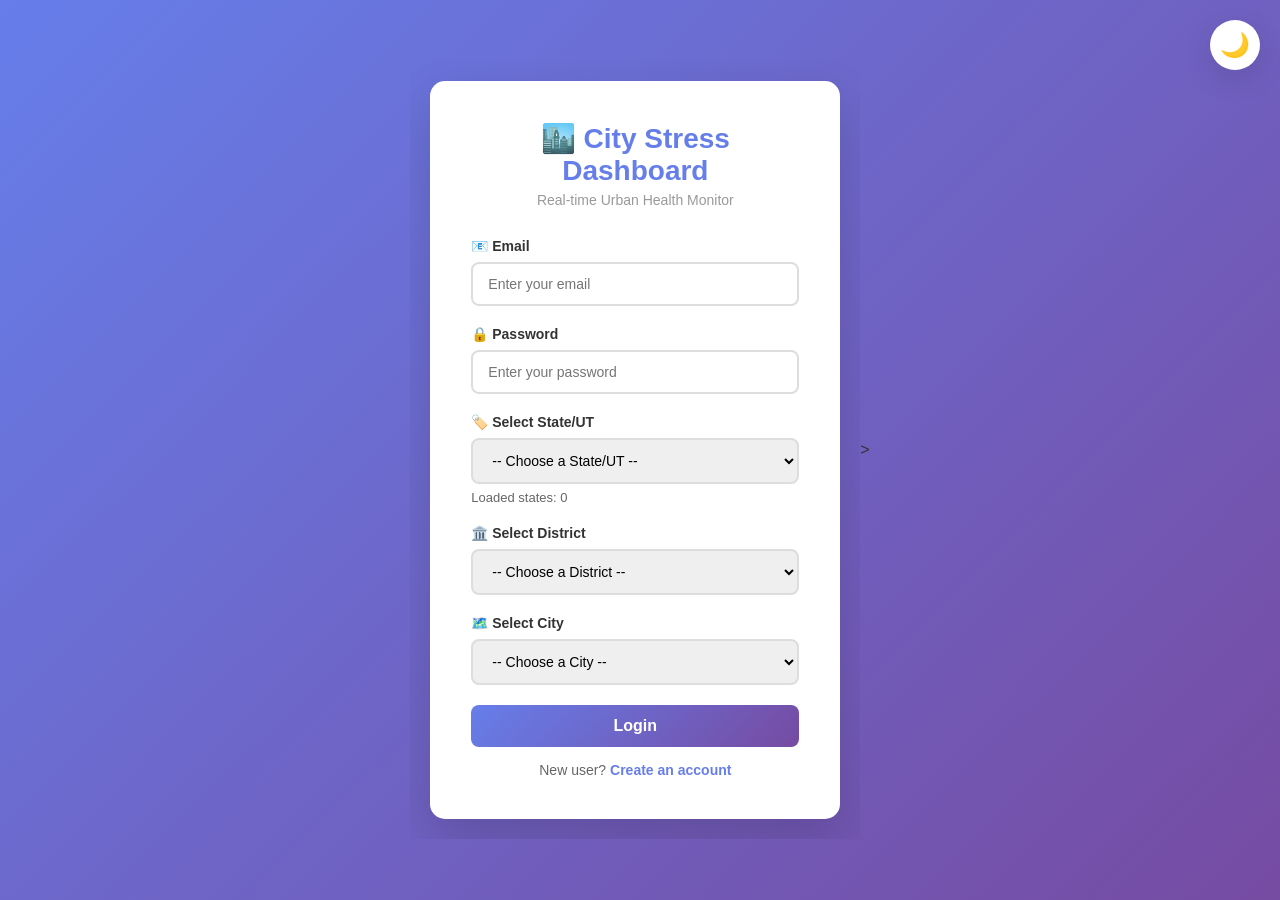
<file: index.html>
<!DOCTYPE html>
<html lang="en">
<head>
  <meta charset="UTF-8">
    <meta name="viewport" content="width=device-width, initial-scale=1.0">
      <title>City Stress Dashboard - Login</title>
        <link rel="stylesheet" href="style.css">
        </head>
        <body class="login-page">
          <!-- Dark mode toggle -->
            <button class="theme-toggle" id="themeToggle" title="Toggle dark mode">🌙</button>
              <div class="login-container">
                  <div class="login-box">
                        <div class="login-header">
                                <h1>🏙️ City Stress Dashboard</h1>
                                        <p>Real-time Urban Health Monitor</p>
                                              </div>
                                              
                                                    <div id="backendError" style="display:none; background:#fee; padding:12px; border-radius:6px; margin-bottom:20px; color:#c33; border:1px solid #fcc; font-size:12px;">
                                                            <strong>⚠️ Backend Connection Failed</strong><br/>
                                                                    <div id="errorDetail" style="margin-top:8px; font-size:11px;"></div>
                                                                            <button type="button" id="testBackendBtn" style="margin-top:8px; padding:6px 12px; background:#667eea; color:white; border:none; border-radius:4px; cursor:pointer; font-size:11px;">Test Backend Connection</button>
                                                                                  </div>
                                                                                  
                                                                                        <form id="loginForm">
                                                                                                <div class="form-group">
                                                                                                          <label for="email">📧 Email</label>
                                                                                                                    <input type="email" id="email" placeholder="Enter your email" required>
                                                                                                                              <span class="error-msg" id="emailError"></span>
                                                                                                                                      </div>
                                                                                                                                      
                                                                                                                                              <div class="form-group">
                                                                                                                                                        <label for="password">🔒 Password</label>
                                                                                                                                                                  <input type="password" id="password" placeholder="Enter your password" required>
                                                                                                                                                                            <span class="error-msg" id="passwordError"></span>
                                                                                                                                                                                    </div>
                                                                                                                                                                                    
                                                                                                                                                                                            <div class="form-group">
                                                                                                                                                                                                      <label for="state">🏷️ Select State/UT</label>
                                                                                                                                                                                                                <select id="state" required>
                                                                                                                                                                                                                            <option value="">-- Choose a State/UT --</option>
                                                                                                                                                                                                                                      </select>
                                                                                                                                                                                                                                                <div style="margin-top:6px;font-size:13px;color:#666;">Loaded states: <span id="stateCount">0</span></div>
                                                                                                                                                                                                                                                        </div>
                                                                                                                                                                                                                                                        
                                                                                                                                                                                                                                                                <div class="form-group">
                                                                                                                                                                                                                                                                          <label for="district">🏛️ Select District</label>
                                                                                                                                                                                                                                                                                    <select id="district" required>
                                                                                                                                                                                                                                                                                                <option value="">-- Choose a District --</option>
                                                                                                                                                                                                                                                                                                          </select>
                                                                                                                                                                                                                                                                                                                  </div>
                                                                                                                                                                                                                                                                                                                  
                                                                                                                                                                                                                                                                                                                          <div class="form-group">
                                                                                                                                                                                                                                                                                                                                    <label for="city">🗺️ Select City</label>
                                                                                                                                                                                                                                                                                                                                              <select id="city" required>
                                                                                                                                                                                                                                                                                                                                                          <option value="">-- Choose a City --</option>
                                                                                                                                                                                                                                                                                                                                                                    </select>
                                                                                                                                                                                                                                                                                                                                                                            </div>
                                                                                                                                                                                                                                                                                                                                                                            
                                                                                                                                                                                                                                                                                                                                                                                    <button type="submit" class="login-btn">Login</button>
                                                                                                                                                                                                                                                                                                                                                                                          </form>
                                                                                                                                                                                                                                                                                                                                                                                          
                                                                                                                                                                                                                                                                                                                                                                                                <p class="signup-link">New user? <a href="#signup">Create an account</a></p>
                                                                                                                                                                                                                                                                                                                                                                                                    </div>
                                                                                                                                                                                                                                                                                                                                                                                                      </div>
                                                                                                                                                                                                                                                                                                                                                                                                      
                                                                                                                                                                                                                                                                                                                                                                                                        <!-- load maps and location manager early so other scripts can use them -->
                                                                                                                                                                                                                                                                                                                                                                                                          <script src="data.js"></script>
                                                                                                                                                                                                                                                                                                                                                                                                            <script src="locationManager.js"></script>
                                                                                                                                                                                                                                                                                                                                                                                                              <script src="apiService.js"></script>
                                                                                                                                                                                                                                                                                                                                                                                                                <script>
                                                                                                                                                                                                                                                                                                                                                                                                                    // ====== DARK MODE TOGGLE ======
                                                                                                                                                                                                                                                                                                                                                                                                                        const themeToggle = document.getElementById('themeToggle');
                                                                                                                                                                                                                                                                                                                                                                                                                            const savedTheme = localStorage.getItem('theme') || 'light';
                                                                                                                                                                                                                                                                                                                                                                                                                                
                                                                                                                                                                                                                                                                                                                                                                                                                                    if (savedTheme === 'dark') {
                                                                                                                                                                                                                                                                                                                                                                                                                                          document.body.classList.add('dark-mode');
                                                                                                                                                                                                                                                                                                                                                                                                                                                themeToggle.textContent = '☀️';
                                                                                                                                                                                                                                                                                                                                                                                                                                                    }
                                                                                                                                                                                                                                                                                                                                                                                                                                                        
                                                                                                                                                                                                                                                                                                                                                                                                                                                            themeToggle.addEventListener('click', function() {
                                                                                                                                                                                                                                                                                                                                                                                                                                                                  document.body.classList.toggle('dark-mode');
                                                                                                                                                                                                                                                                                                                                                                                                                                                                        const isDark = document.body.classList.contains('dark-mode');
                                                                                                                                                                                                                                                                                                                                                                                                                                                                              localStorage.setItem('theme', isDark ? 'dark' : 'light');
                                                                                                                                                                                                                                                                                                                                                                                                                                                                                    themeToggle.textContent = isDark ? '☀️' : '🌙';
                                                                                                                                                                                                                                                                                                                                                                                                                                                                                        });
                                                                                                                                                                                                                                                                                                                                                                                                                                                                                        
                                                                                                                                                                                                                                                                                                                                                                                                                                                                                            // Test backend connection with timeout and retry
                                                                                                                                                                                                                                                                                                                                                                                                                                                                                                async function testBackendConnection(retries = 3) {
                                                                                                                                                                                                                                                                                                                                                                                                                                                                                                      let lastError = null;
                                                                                                                                                                                                                                                                                                                                                                                                                                                                                                            
                                                                                                                                                                                                                                                                                                                                                                                                                                                                                                                  for (let attempt = 1; attempt <= retries; attempt++) {
                                                                                                                                                                                                                                                                                                                                                                                                                                                                                                                          try {
                                                                                                                                                                                                                                                                                                                                                                                                                                                                                                                                    console.log(`[TEST] Attempt ${attempt}/${retries} - Checking backend health...`);
                                                                                                                                                                                                                                                                                                                                                                                                                                                                                                                                              
                                                                                                                                                                                                                                                                                                                                                                                                                                                                                                                                                        const controller = new AbortController();
                                                                                                                                                                                                                                                                                                                                                                                                                                                                                                                                                                  const timeout = setTimeout(() => controller.abort(), 5000); // 5 second timeout
                                                                                                                                                                                                                                                                                                                                                                                                                                                                                                                                                                            
                                                                                                                                                                                                                                                                                                                                                                                                                                                                                                                                                                                      const response = await fetch('http://localhost:5000/api/health', {
                                                                                                                                                                                                                                                                                                                                                                                                                                                                                                                                                                                                  signal: controller.signal,
                                                                                                                                                                                                                                                                                                                                                                                                                                                                                                                                                                                                              method: 'GET'
                                                                                                                                                                                                                                                                                                                                                                                                                                                                                                                                                                                                                        });
                                                                                                                                                                                                                                                                                                                                                                                                                                                                                                                                                                                                                                  
                                                                                                                                                                                                                                                                                                                                                                                                                                                                                                                                                                                                                                            clearTimeout(timeout);
                                                                                                                                                                                                                                                                                                                                                                                                                                                                                                                                                                                                                                                      
                                                                                                                                                                                                                                                                                                                                                                                                                                                                                                                                                                                                                                                                if (!response.ok) {
                                                                                                                                                                                                                                                                                                                                                                                                                                                                                                                                                                                                                                                                            throw new Error(`HTTP ${response.status}`);
                                                                                                                                                                                                                                                                                                                                                                                                                                                                                                                                                                                                                                                                                      }
                                                                                                                                                                                                                                                                                                                                                                                                                                                                                                                                                                                                                                                                                                
                                                                                                                                                                                                                                                                                                                                                                                                                                                                                                                                                                                                                                                                                                          const data = await response.json();
                                                                                                                                                                                                                                                                                                                                                                                                                                                                                                                                                                                                                                                                                                                    console.log('[TEST] Health check response:', data);
                                                                                                                                                                                                                                                                                                                                                                                                                                                                                                                                                                                                                                                                                                                              return { ok: true, data };
                                                                                                                                                                                                                                                                                                                                                                                                                                                                                                                                                                                                                                                                                                                                      } catch (error) {
                                                                                                                                                                                                                                                                                                                                                                                                                                                                                                                                                                                                                                                                                                                                                lastError = error;
                                                                                                                                                                                                                                                                                                                                                                                                                                                                                                                                                                                                                                                                                                                                                          console.error(`[TEST] Attempt ${attempt} failed:`, error.message);
                                                                                                                                                                                                                                                                                                                                                                                                                                                                                                                                                                                                                                                                                                                                                                    
                                                                                                                                                                                                                                                                                                                                                                                                                                                                                                                                                                                                                                                                                                                                                                              if (attempt < retries) {
                                                                                                                                                                                                                                                                                                                                                                                                                                                                                                                                                                                                                                                                                                                                                                                          // Wait before retrying
                                                                                                                                                                                                                                                                                                                                                                                                                                                                                                                                                                                                                                                                                                                                                                                                      await new Promise(resolve => setTimeout(resolve, 1000));
                                                                                                                                                                                                                                                                                                                                                                                                                                                                                                                                                                                                                                                                                                                                                                                                                }
                                                                                                                                                                                                                                                                                                                                                                                                                                                                                                                                                                                                                                                                                                                                                                                                                        }
                                                                                                                                                                                                                                                                                                                                                                                                                                                                                                                                                                                                                                                                                                                                                                                                                              }
                                                                                                                                                                                                                                                                                                                                                                                                                                                                                                                                                                                                                                                                                                                                                                                                                                    
                                                                                                                                                                                                                                                                                                                                                                                                                                                                                                                                                                                                                                                                                                                                                                                                                                          console.error('[TEST] All attempts failed:', lastError);
                                                                                                                                                                                                                                                                                                                                                                                                                                                                                                                                                                                                                                                                                                                                                                                                                                                return { ok: false, error: lastError.message };
                                                                                                                                                                                                                                                                                                                                                                                                                                                                                                                                                                                                                                                                                                                                                                                                                                                    }
                                                                                                                                                                                                                                                                                                                                                                                                                                                                                                                                                                                                                                                                                                                                                                                                                                                    
                                                                                                                                                                                                                                                                                                                                                                                                                                                                                                                                                                                                                                                                                                                                                                                                                                                        // wait for DOM and backend maps before wiring selectors
                                                                                                                                                                                                                                                                                                                                                                                                                                                                                                                                                                                                                                                                                                                                                                                                                                                            document.addEventListener('DOMContentLoaded', async () => {
                                                                                                                                                                                                                                                                                                                                                                                                                                                                                                                                                                                                                                                                                                                                                                                                                                                                  const backendError = document.getElementById('backendError');
                                                                                                                                                                                                                                                                                                                                                                                                                                                                                                                                                                                                                                                                                                                                                                                                                                                                        const errorDetail = document.getElementById('errorDetail');
                                                                                                                                                                                                                                                                                                                                                                                                                                                                                                                                                                                                                                                                                                                                                                                                                                                                              const testBtn = document.getElementById('testBackendBtn');
                                                                                                                                                                                                                                                                                                                                                                                                                                                                                                                                                                                                                                                                                                                                                                                                                                                                              
                                                                                                                                                                                                                                                                                                                                                                                                                                                                                                                                                                                                                                                                                                                                                                                                                                                                                    // Check if we're being served from file:// (which blocks fetch)
                                                                                                                                                                                                                                                                                                                                                                                                                                                                                                                                                                                                                                                                                                                                                                                                                                                                                          const isFileProtocol = window.location.protocol === 'file:';
                                                                                                                                                                                                                                                                                                                                                                                                                                                                                                                                                                                                                                                                                                                                                                                                                                                                                                if (isFileProtocol) {
                                                                                                                                                                                                                                                                                                                                                                                                                                                                                                                                                                                                                                                                                                                                                                                                                                                                                                        errorDetail.innerHTML = `⚠️ You're opening the file directly (file://...).<br/><br/>
                                                                                                                                                                                                                                                                                                                                                                                                                                                                                                                                                                                                                                                                                                                                                                                                                                                                                                                  <strong>Solution:</strong> Open using a local server instead:<br/>
                                                                                                                                                                                                                                                                                                                                                                                                                                                                                                                                                                                                                                                                                                                                                                                                                                                                                                                            <code style="background:#f0f0f0; padding:2px 4px; border-radius:2px; display:block; margin:8px 0;">python -m http.server 8000</code>
                                                                                                                                                                                                                                                                                                                                                                                                                                                                                                                                                                                                                                                                                                                                                                                                                                                                                                                                      Then open: <code style="background:#f0f0f0; padding:2px 4px; border-radius:2px;">http://localhost:8000/index.html</code>`;
                                                                                                                                                                                                                                                                                                                                                                                                                                                                                                                                                                                                                                                                                                                                                                                                                                                                                                                                              backendError.style.display = 'block';
                                                                                                                                                                                                                                                                                                                                                                                                                                                                                                                                                                                                                                                                                                                                                                                                                                                                                                                                                      return;
                                                                                                                                                                                                                                                                                                                                                                                                                                                                                                                                                                                                                                                                                                                                                                                                                                                                                                                                                            }
                                                                                                                                                                                                                                                                                                                                                                                                                                                                                                                                                                                                                                                                                                                                                                                                                                                                                                                                                            
                                                                                                                                                                                                                                                                                                                                                                                                                                                                                                                                                                                                                                                                                                                                                                                                                                                                                                                                                                  // Test backend first (with retries)
                                                                                                                                                                                                                                                                                                                                                                                                                                                                                                                                                                                                                                                                                                                                                                                                                                                                                                                                                                        console.log('[Init] Testing backend connection with retries...');
                                                                                                                                                                                                                                                                                                                                                                                                                                                                                                                                                                                                                                                                                                                                                                                                                                                                                                                                                                              const healthCheck = await testBackendConnection(3);
                                                                                                                                                                                                                                                                                                                                                                                                                                                                                                                                                                                                                                                                                                                                                                                                                                                                                                                                                                              
                                                                                                                                                                                                                                                                                                                                                                                                                                                                                                                                                                                                                                                                                                                                                                                                                                                                                                                                                                                    if (!healthCheck.ok) {
                                                                                                                                                                                                                                                                                                                                                                                                                                                                                                                                                                                                                                                                                                                                                                                                                                                                                                                                                                                            console.error('[Init] Backend is not available, using local data.js');
                                                                                                                                                                                                                                                                                                                                                                                                                                                                                                                                                                                                                                                                                                                                                                                                                                                                                                                                                                                                    // Don't show error - just use local data instead
                                                                                                                                                                                                                                                                                                                                                                                                                                                                                                                                                                                                                                                                                                                                                                                                                                                                                                                                                                                                          }
                                                                                                                                                                                                                                                                                                                                                                                                                                                                                                                                                                                                                                                                                                                                                                                                                                                                                                                                                                                                          
                                                                                                                                                                                                                                                                                                                                                                                                                                                                                                                                                                                                                                                                                                                                                                                                                                                                                                                                                                                                                // Load maps - will use backend if available, else fall back to local data
                                                                                                                                                                                                                                                                                                                                                                                                                                                                                                                                                                                                                                                                                                                                                                                                                                                                                                                                                                                                                      try {
                                                                                                                                                                                                                                                                                                                                                                                                                                                                                                                                                                                                                                                                                                                                                                                                                                                                                                                                                                                                                              console.log('[Init] Loading location maps...');
                                                                                                                                                                                                                                                                                                                                                                                                                                                                                                                                                                                                                                                                                                                                                                                                                                                                                                                                                                                                                                      console.log('[Init] window.stateDistrictMap available?', !!window.stateDistrictMap);
                                                                                                                                                                                                                                                                                                                                                                                                                                                                                                                                                                                                                                                                                                                                                                                                                                                                                                                                                                                                                                              console.log('[Init] window.stateDistrictMap keys:', window.stateDistrictMap ? Object.keys(window.stateDistrictMap).length : 0);
                                                                                                                                                                                                                                                                                                                                                                                                                                                                                                                                                                                                                                                                                                                                                                                                                                                                                                                                                                                                                                                      
                                                                                                                                                                                                                                                                                                                                                                                                                                                                                                                                                                                                                                                                                                                                                                                                                                                                                                                                                                                                                                                              await LocationManager.initializeMaps();
                                                                                                                                                                                                                                                                                                                                                                                                                                                                                                                                                                                                                                                                                                                                                                                                                                                                                                                                                                                                                                                                      
                                                                                                                                                                                                                                                                                                                                                                                                                                                                                                                                                                                                                                                                                                                                                                                                                                                                                                                                                                                                                                                                              console.log('[Init] Maps loaded successfully');
                                                                                                                                                                                                                                                                                                                                                                                                                                                                                                                                                                                                                                                                                                                                                                                                                                                                                                                                                                                                                                                                                      
                                                                                                                                                                                                                                                                                                                                                                                                                                                                                                                                                                                                                                                                                                                                                                                                                                                                                                                                                                                                                                                                                              // wire selectors using shared controller after maps are ready
                                                                                                                                                                                                                                                                                                                                                                                                                                                                                                                                                                                                                                                                                                                                                                                                                                                                                                                                                                                                                                                                                                      LocationManager.populateSelectors({
                                                                                                                                                                                                                                                                                                                                                                                                                                                                                                                                                                                                                                                                                                                                                                                                                                                                                                                                                                                                                                                                                                                stateId: 'state',
                                                                                                                                                                                                                                                                                                                                                                                                                                                                                                                                                                                                                                                                                                                                                                                                                                                                                                                                                                                                                                                                                                                          districtId: 'district',
                                                                                                                                                                                                                                                                                                                                                                                                                                                                                                                                                                                                                                                                                                                                                                                                                                                                                                                                                                                                                                                                                                                                    cityId: 'city',
                                                                                                                                                                                                                                                                                                                                                                                                                                                                                                                                                                                                                                                                                                                                                                                                                                                                                                                                                                                                                                                                                                                                              countId: 'stateCount'
                                                                                                                                                                                                                                                                                                                                                                                                                                                                                                                                                                                                                                                                                                                                                                                                                                                                                                                                                                                                                                                                                                                                                      });
                                                                                                                                                                                                                                                                                                                                                                                                                                                                                                                                                                                                                                                                                                                                                                                                                                                                                                                                                                                                                                                                                                                                                              
                                                                                                                                                                                                                                                                                                                                                                                                                                                                                                                                                                                                                                                                                                                                                                                                                                                                                                                                                                                                                                                                                                                                                                      console.log('[Init] Selectors populated');
                                                                                                                                                                                                                                                                                                                                                                                                                                                                                                                                                                                                                                                                                                                                                                                                                                                                                                                                                                                                                                                                                                                                                                              const finalCount = document.getElementById('stateCount').textContent;
                                                                                                                                                                                                                                                                                                                                                                                                                                                                                                                                                                                                                                                                                                                                                                                                                                                                                                                                                                                                                                                                                                                                                                                      console.log('[Init] Final state count displayed:', finalCount);
                                                                                                                                                                                                                                                                                                                                                                                                                                                                                                                                                                                                                                                                                                                                                                                                                                                                                                                                                                                                                                                                                                                                                                                            } catch (error) {
                                                                                                                                                                                                                                                                                                                                                                                                                                                                                                                                                                                                                                                                                                                                                                                                                                                                                                                                                                                                                                                                                                                                                                                                    console.error('[Init] Failed to load location maps:', error);
                                                                                                                                                                                                                                                                                                                                                                                                                                                                                                                                                                                                                                                                                                                                                                                                                                                                                                                                                                                                                                                                                                                                                                                                            errorDetail.innerHTML = `❌ Cannot load location data!<br/>
                                                                                                                                                                                                                                                                                                                                                                                                                                                                                                                                                                                                                                                                                                                                                                                                                                                                                                                                                                                                                                                                                                                                                                                                                      Error: ${error.message}<br/>
                                                                                                                                                                                                                                                                                                                                                                                                                                                                                                                                                                                                                                                                                                                                                                                                                                                                                                                                                                                                                                                                                                                                                                                                                                <strong>Debug:</strong> Check F12 → Console`;
                                                                                                                                                                                                                                                                                                                                                                                                                                                                                                                                                                                                                                                                                                                                                                                                                                                                                                                                                                                                                                                                                                                                                                                                                                        backendError.style.display = 'block';
                                                                                                                                                                                                                                                                                                                                                                                                                                                                                                                                                                                                                                                                                                                                                                                                                                                                                                                                                                                                                                                                                                                                                                                                                                              }
                                                                                                                                                                                                                                                                                                                                                                                                                                                                                                                                                                                                                                                                                                                                                                                                                                                                                                                                                                                                                                                                                                                                                                                                                                              
                                                                                                                                                                                                                                                                                                                                                                                                                                                                                                                                                                                                                                                                                                                                                                                                                                                                                                                                                                                                                                                                                                                                                                                                                                                    // Test backend button handler
                                                                                                                                                                                                                                                                                                                                                                                                                                                                                                                                                                                                                                                                                                                                                                                                                                                                                                                                                                                                                                                                                                                                                                                                                                                          testBtn.addEventListener('click', async function(e) {
                                                                                                                                                                                                                                                                                                                                                                                                                                                                                                                                                                                                                                                                                                                                                                                                                                                                                                                                                                                                                                                                                                                                                                                                                                                                  e.preventDefault();
                                                                                                                                                                                                                                                                                                                                                                                                                                                                                                                                                                                                                                                                                                                                                                                                                                                                                                                                                                                                                                                                                                                                                                                                                                                                          testBtn.disabled = true;
                                                                                                                                                                                                                                                                                                                                                                                                                                                                                                                                                                                                                                                                                                                                                                                                                                                                                                                                                                                                                                                                                                                                                                                                                                                                                  testBtn.textContent = 'Testing...';
                                                                                                                                                                                                                                                                                                                                                                                                                                                                                                                                                                                                                                                                                                                                                                                                                                                                                                                                                                                                                                                                                                                                                                                                                                                                                          
                                                                                                                                                                                                                                                                                                                                                                                                                                                                                                                                                                                                                                                                                                                                                                                                                                                                                                                                                                                                                                                                                                                                                                                                                                                                                                  const health = await testBackendConnection(3);
                                                                                                                                                                                                                                                                                                                                                                                                                                                                                                                                                                                                                                                                                                                                                                                                                                                                                                                                                                                                                                                                                                                                                                                                                                                                                                          if (health.ok) {
                                                                                                                                                                                                                                                                                                                                                                                                                                                                                                                                                                                                                                                                                                                                                                                                                                                                                                                                                                                                                                                                                                                                                                                                                                                                                                                    errorDetail.innerHTML = `✅ Backend is responding!<br/>Service: ${health.data.service}<br/><br/>Reload the page to load location data.`;
                                                                                                                                                                                                                                                                                                                                                                                                                                                                                                                                                                                                                                                                                                                                                                                                                                                                                                                                                                                                                                                                                                                                                                                                                                                                                                                              testBtn.textContent = 'Backend OK - Reload Page';
                                                                                                                                                                                                                                                                                                                                                                                                                                                                                                                                                                                                                                                                                                                                                                                                                                                                                                                                                                                                                                                                                                                                                                                                                                                                                                                                      } else {
                                                                                                                                                                                                                                                                                                                                                                                                                                                                                                                                                                                                                                                                                                                                                                                                                                                                                                                                                                                                                                                                                                                                                                                                                                                                                                                                                errorDetail.innerHTML = `❌ Still cannot reach backend.<br/>Error: ${health.error}`;
                                                                                                                                                                                                                                                                                                                                                                                                                                                                                                                                                                                                                                                                                                                                                                                                                                                                                                                                                                                                                                                                                                                                                                                                                                                                                                                                                          testBtn.textContent = 'Test Again';
                                                                                                                                                                                                                                                                                                                                                                                                                                                                                                                                                                                                                                                                                                                                                                                                                                                                                                                                                                                                                                                                                                                                                                                                                                                                                                                                                                    testBtn.disabled = false;
                                                                                                                                                                                                                                                                                                                                                                                                                                                                                                                                                                                                                                                                                                                                                                                                                                                                                                                                                                                                                                                                                                                                                                                                                                                                                                                                                                            }
                                                                                                                                                                                                                                                                                                                                                                                                                                                                                                                                                                                                                                                                                                                                                                                                                                                                                                                                                                                                                                                                                                                                                                                                                                                                                                                                                                                  });
                                                                                                                                                                                                                                                                                                                                                                                                                                                                                                                                                                                                                                                                                                                                                                                                                                                                                                                                                                                                                                                                                                                                                                                                                                                                                                                                                                                  
                                                                                                                                                                                                                                                                                                                                                                                                                                                                                                                                                                                                                                                                                                                                                                                                                                                                                                                                                                                                                                                                                                                                                                                                                                                                                                                                                                                        document.getElementById('loginForm').addEventListener('submit', function(e) {
                                                                                                                                                                                                                                                                                                                                                                                                                                                                                                                                                                                                                                                                                                                                                                                                                                                                                                                                                                                                                                                                                                                                                                                                                                                                                                                                                                                                e.preventDefault();
                                                                                                                                                                                                                                                                                                                                                                                                                                                                                                                                                                                                                                                                                                                                                                                                                                                                                                                                                                                                                                                                                                                                                                                                                                                                                                                                                                                                
                                                                                                                                                                                                                                                                                                                                                                                                                                                                                                                                                                                                                                                                                                                                                                                                                                                                                                                                                                                                                                                                                                                                                                                                                                                                                                                                                                                                        const email = document.getElementById('email').value;
                                                                                                                                                                                                                                                                                                                                                                                                                                                                                                                                                                                                                                                                                                                                                                                                                                                                                                                                                                                                                                                                                                                                                                                                                                                                                                                                                                                                                const password = document.getElementById('password').value;
                                                                                                                                                                                                                                                                                                                                                                                                                                                                                                                                                                                                                                                                                                                                                                                                                                                                                                                                                                                                                                                                                                                                                                                                                                                                                                                                                                                                                        const state = document.getElementById('state').value;
                                                                                                                                                                                                                                                                                                                                                                                                                                                                                                                                                                                                                                                                                                                                                                                                                                                                                                                                                                                                                                                                                                                                                                                                                                                                                                                                                                                                                                const district = document.getElementById('district').value;
                                                                                                                                                                                                                                                                                                                                                                                                                                                                                                                                                                                                                                                                                                                                                                                                                                                                                                                                                                                                                                                                                                                                                                                                                                                                                                                                                                                                                                        const city = document.getElementById('city').value;
                                                                                                                                                                                                                                                                                                                                                                                                                                                                                                                                                                                                                                                                                                                                                                                                                                                                                                                                                                                                                                                                                                                                                                                                                                                                                                                                                                                                                                        
                                                                                                                                                                                                                                                                                                                                                                                                                                                                                                                                                                                                                                                                                                                                                                                                                                                                                                                                                                                                                                                                                                                                                                                                                                                                                                                                                                                                                                                // Simple UI validation
                                                                                                                                                                                                                                                                                                                                                                                                                                                                                                                                                                                                                                                                                                                                                                                                                                                                                                                                                                                                                                                                                                                                                                                                                                                                                                                                                                                                                                                        if (!email.includes('@')) {
                                                                                                                                                                                                                                                                                                                                                                                                                                                                                                                                                                                                                                                                                                                                                                                                                                                                                                                                                                                                                                                                                                                                                                                                                                                                                                                                                                                                                                                                  document.getElementById('emailError').textContent = 'Please enter a valid email';
                                                                                                                                                                                                                                                                                                                                                                                                                                                                                                                                                                                                                                                                                                                                                                                                                                                                                                                                                                                                                                                                                                                                                                                                                                                                                                                                                                                                                                                                            return;
                                                                                                                                                                                                                                                                                                                                                                                                                                                                                                                                                                                                                                                                                                                                                                                                                                                                                                                                                                                                                                                                                                                                                                                                                                                                                                                                                                                                                                                                                    }
                                                                                                                                                                                                                                                                                                                                                                                                                                                                                                                                                                                                                                                                                                                                                                                                                                                                                                                                                                                                                                                                                                                                                                                                                                                                                                                                                                                                                                                                                            if (password.length < 6) {
                                                                                                                                                                                                                                                                                                                                                                                                                                                                                                                                                                                                                                                                                                                                                                                                                                                                                                                                                                                                                                                                                                                                                                                                                                                                                                                                                                                                                                                                                                      document.getElementById('passwordError').textContent = 'Password must be at least 6 characters';
                                                                                                                                                                                                                                                                                                                                                                                                                                                                                                                                                                                                                                                                                                                                                                                                                                                                                                                                                                                                                                                                                                                                                                                                                                                                                                                                                                                                                                                                                                                return;
                                                                                                                                                                                                                                                                                                                                                                                                                                                                                                                                                                                                                                                                                                                                                                                                                                                                                                                                                                                                                                                                                                                                                                                                                                                                                                                                                                                                                                                                                                                        }
                                                                                                                                                                                                                                                                                                                                                                                                                                                                                                                                                                                                                                                                                                                                                                                                                                                                                                                                                                                                                                                                                                                                                                                                                                                                                                                                                                                                                                                                                                                        
                                                                                                                                                                                                                                                                                                                                                                                                                                                                                                                                                                                                                                                                                                                                                                                                                                                                                                                                                                                                                                                                                                                                                                                                                                                                                                                                                                                                                                                                                                                                const user = { email, state, district, city };
                                                                                                                                                                                                                                                                                                                                                                                                                                                                                                                                                                                                                                                                                                                                                                                                                                                                                                                                                                                                                                                                                                                                                                                                                                                                                                                                                                                                                                                                                                                                        if (!LocationManager.validateUser(user)) {
                                                                                                                                                                                                                                                                                                                                                                                                                                                                                                                                                                                                                                                                                                                                                                                                                                                                                                                                                                                                                                                                                                                                                                                                                                                                                                                                                                                                                                                                                                                                                  alert('Please choose a valid state, district and city combination.');
                                                                                                                                                                                                                                                                                                                                                                                                                                                                                                                                                                                                                                                                                                                                                                                                                                                                                                                                                                                                                                                                                                                                                                                                                                                                                                                                                                                                                                                                                                                                                            return;
                                                                                                                                                                                                                                                                                                                                                                                                                                                                                                                                                                                                                                                                                                                                                                                                                                                                                                                                                                                                                                                                                                                                                                                                                                                                                                                                                                                                                                                                                                                                                                    }
                                                                                                                                                                                                                                                                                                                                                                                                                                                                                                                                                                                                                                                                                                                                                                                                                                                                                                                                                                                                                                                                                                                                                                                                                                                                                                                                                                                                                                                                                                                                                                    
                                                                                                                                                                                                                                                                                                                                                                                                                                                                                                                                                                                                                                                                                                                                                                                                                                                                                                                                                                                                                                                                                                                                                                                                                                                                                                                                                                                                                                                                                                                                                                            // Store and continue
                                                                                                                                                                                                                                                                                                                                                                                                                                                                                                                                                                                                                                                                                                                                                                                                                                                                                                                                                                                                                                                                                                                                                                                                                                                                                                                                                                                                                                                                                                                                                                                    LocationManager.saveUser(user);
                                                                                                                                                                                                                                                                                                                                                                                                                                                                                                                                                                                                                                                                                                                                                                                                                                                                                                                                                                                                                                                                                                                                                                                                                                                                                                                                                                                                                                                                                                                                                                                            window.location.href = 'home.html';
                                                                                                                                                                                                                                                                                                                                                                                                                                                                                                                                                                                                                                                                                                                                                                                                                                                                                                                                                                                                                                                                                                                                                                                                                                                                                                                                                                                                                                                                                                                                                                                                  });
                                                                                                                                                                                                                                                                                                                                                                                                                                                                                                                                                                                                                                                                                                                                                                                                                                                                                                                                                                                                                                                                                                                                                                                                                                                                                                                                                                                                                                                                                                                                                                                                      });
                                                                                                                                                                                                                                                                                                                                                                                                                                                                                                                                                                                                                                                                                                                                                                                                                                                                                                                                                                                                                                                                                                                                                                                                                                                                                                                                                                                                                                                                                                                                                                                                        </script>
                                                                                                                                                                                                                                                                                                                                                                                                                                                                                                                                                                                                                                                                                                                                                                                                                                                                                                                                                                                                                                                                                                                                                                                                                                                                                                                                                                                                                                                                                                                                                                                                        </body>
                                                                                                                                                                                                                                                                                                                                                                                                                                                                                                                                                                                                                                                                                                                                                                                                                                                                                                                                                                                                                                                                                                                                                                                                                                                                                                                                                                                                                                                                                                                                                                                                        </html>
                                                                                                                                                                                                                                                                                                                                                                                                                                                                                                                                                                                                                                                                                                                                                                                                                                                                                                                                                                                                                                                                                                                                                                                                                                                                                                                                                                                                                                                                                                                                                                                                        >
</file>
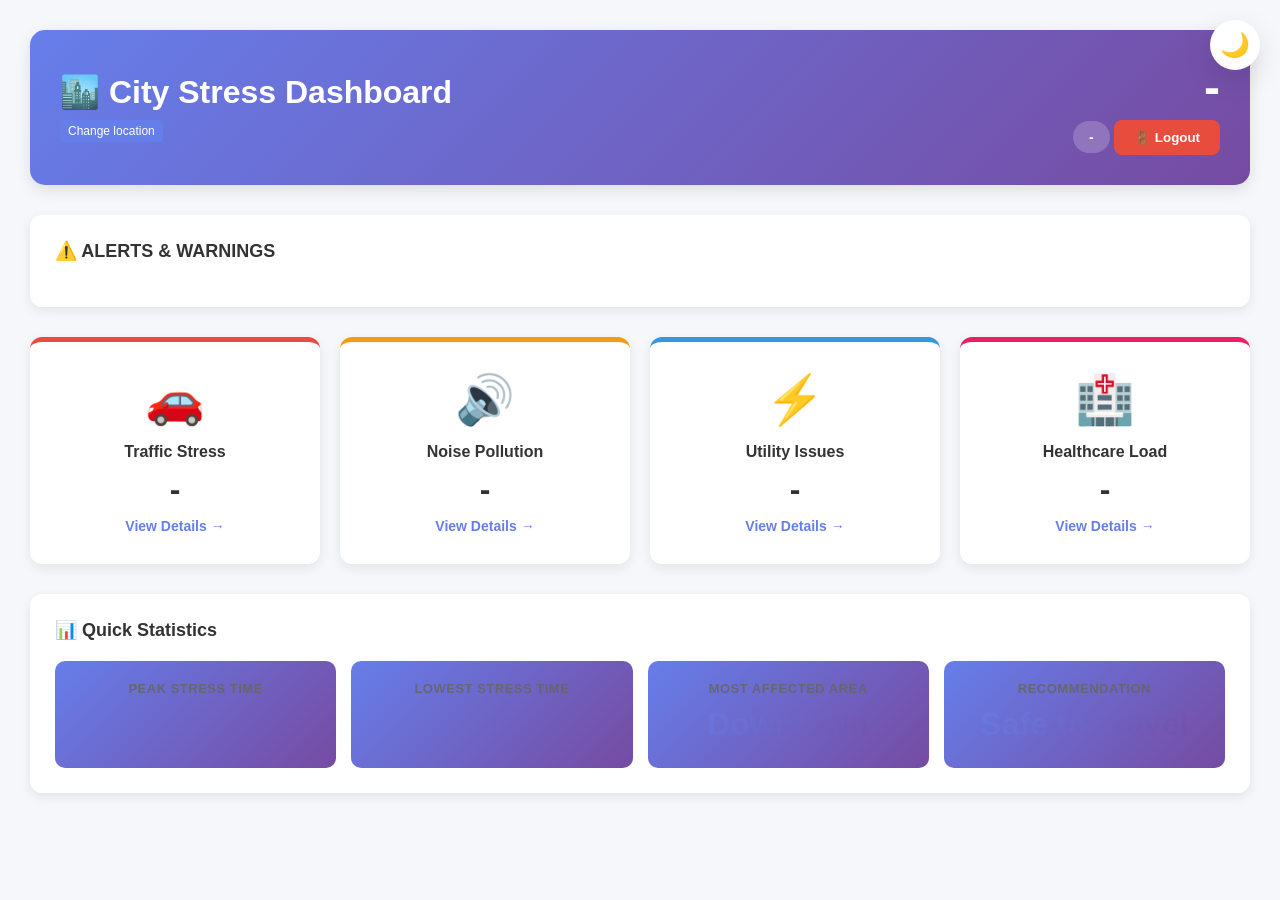
<file: home.html>
<!DOCTYPE html>
<html lang="en">
<head>
  <meta charset="UTF-8">
  <meta name="viewport" content="width=device-width, initial-scale=1.0">
  <title>City Stress Dashboard - Home</title>
  <link rel="stylesheet" href="style.css">
</head>
<body class="dashboard">
  <!-- Dark mode toggle -->
  <button class="theme-toggle" id="themeToggle" title="Toggle dark mode">🌙</button>
  <div class="header">
    <div class="header-left">
      <h1>🏙️ City Stress Dashboard</h1>
      <p id="cityName"></p>
      <button id="changeLocBtn" class="small-btn">Change location</button>
      <div id="locationSelectors" class="location-selectors">
        <select id="homeState">
          <option value="">-- Select State --</option>
        </select>
        <select id="homeDistrict">
          <option value="">-- Select District --</option>
        </select>
        <select id="homeCity">
          <option value="">-- Select City --</option>
        </select>
        <select id="homeArea">
          <option value="">-- Select Area --</option>
        </select>
      </div>
      <p id="dateTime"></p>
    </div>
    <div class="stress-score">
      <div class="overall-score" id="overallScore">-</div>
      <div class="status-badge" id="statusBadge">-</div>
      <button class="logout-btn" onclick="logout()">🚪 Logout</button>
    </div>
  </div>

  <!-- QUICK ALERTS -->
  <div class="alerts-container">
    <h2>⚠️ ALERTS & WARNINGS</h2>
    <div id="alertsBox"></div>
  </div>

  <!-- NAVIGATION CARDS -->
  <div class="nav-cards-container">
    <a href="traffic-details.html" class="nav-card traffic-card">
      <div class="nav-icon">🚗</div>
      <div class="nav-title">Traffic Stress</div>
      <div class="nav-value" id="navTraffic">-</div>
      <div class="nav-action">View Details →</div>
    </a>

    <a href="noise-details.html" class="nav-card noise-card">
      <div class="nav-icon">🔊</div>
      <div class="nav-title">Noise Pollution</div>
      <div class="nav-value" id="navNoise">-</div>
      <div class="nav-action">View Details →</div>
    </a>

    <a href="utility-details.html" class="nav-card utility-card">
      <div class="nav-icon">⚡</div>
      <div class="nav-title">Utility Issues</div>
      <div class="nav-value" id="navUtility">-</div>
      <div class="nav-action">View Details →</div>
    </a>

    <a href="healthcare-details.html" class="nav-card health-card">
      <div class="nav-icon">🏥</div>
      <div class="nav-title">Healthcare Load</div>
      <div class="nav-value" id="navHealth">-</div>
      <div class="nav-action">View Details →</div>
    </a>
  </div>

  <!-- QUICK STATS -->
  <div class="stats-section">
    <h2>📊 Quick Statistics</h2>
    <div class="stats-grid">
      <div class="stat-box">
        <div class="stat-label">Peak Stress Time</div>
        <div class="stat-value" id="peakTime">-</div>
      </div>
      <div class="stat-box">
        <div class="stat-label">Lowest Stress Time</div>
        <div class="stat-value" id="lowestTime">-</div>
      </div>
      <div class="stat-box">
        <div class="stat-label">Most Affected Area</div>
        <div class="stat-value" id="affectedArea">Downtown</div>
      </div>
      <div class="stat-box">
        <div class="stat-label">Recommendation</div>
        <div class="stat-value" id="recommendation">Safe to Travel</div>
      </div>
    </div>
  </div>

  <script src="data.js"></script>
  <script src="apiService.js"></script>
  <script src="locationManager.js"></script>
  <script>
    // ====== DARK MODE TOGGLE ======
    const themeToggle = document.getElementById('themeToggle');
    const savedTheme = localStorage.getItem('theme') || 'light';
    
    if (savedTheme === 'dark') {
      document.body.classList.add('dark-mode');
      themeToggle.textContent = '☀️';
    }
    
    themeToggle.addEventListener('click', function() {
      document.body.classList.toggle('dark-mode');
      const isDark = document.body.classList.contains('dark-mode');
      localStorage.setItem('theme', isDark ? 'dark' : 'light');
      themeToggle.textContent = isDark ? '☀️' : '🌙';
    });

    // wait for maps to load before initializing the page
    document.addEventListener('DOMContentLoaded', async () => {
      await LocationManager.initializeMaps();
      await initHome();
    });

    async function initHome() {
      const user = LocationManager.loadUser();
      const city = user.city.trim();
      if (!user || !LocationManager.validateUser(user)) {
        window.location.href = 'index.html';
        return;
      }

      LocationManager.populateSelectors({
        stateId: 'homeState',
        districtId: 'homeDistrict',
        cityId: 'homeCity',
        areaId: 'homeArea',
        initial: { state: user.state, district: user.district, city: user.city },
        onStateChange: s => updateLocationAndRefresh(s,'',''),
        onDistrictChange: d => updateLocationAndRefresh(document.getElementById('homeState').value,'',d),
        onCityChange: c => updateLocationAndRefresh(document.getElementById('homeState').value,c,document.getElementById('homeDistrict').value),
        onAreaChange: a => showAreaInfo(a)
      });

      // set header text and title
      let loc = '';
      if (user.city) loc = user.city;
      if (user.district) loc = loc ? `${loc}, ${user.district}` : user.district;
      if (user.state) loc = loc ? `${loc}, ${user.state}` : user.state;
      document.getElementById('cityName').textContent = loc ? `📍 ${loc}` : '';
      if (loc) document.title = `City Stress Dashboard - ${loc}`;

      updateDateTime();
      setInterval(updateDateTime, 1000);

      try {
        // Fetch city data from API
        const cityData = await ApiService.getCityData(city);
        displayQuickStats(cityData);
        displayAlerts(cityData);
      } catch (error) {
        console.error('[Home] Failed to load city data:', error.message);
        // Fallback to local data if available
        const localData = getCityData(city);
        if (localData) {
          displayQuickStats(localData);
          displayAlerts(localData);
        }
      }
    }

    function updateDateTime() {
      const now = new Date();
      const options = { 
        weekday: 'long', 
        year: 'numeric', 
        month: 'long', 
        day: 'numeric',
        hour: '2-digit',
        minute: '2-digit'
      };
      document.getElementById('dateTime').textContent = now.toLocaleDateString('en-US', options);
    }

    function displayQuickStats(data) {
      // Update nav cards
      document.getElementById('navTraffic').textContent = Math.round(data.traffic.stress);
      document.getElementById('navNoise').textContent = Math.round(data.noise.stress);
      document.getElementById('navUtility').textContent = Math.round(data.utility.stress);
      document.getElementById('navHealth').textContent = Math.round(data.healthcare.stress);

      // Update overall score
      const score = calculateCityStressIndex(data);
      document.getElementById('overallScore').textContent = Math.round(score);

      const badge = document.getElementById('statusBadge');
      badge.classList.remove('low', 'moderate', 'high');
      if (score < 40) {
        badge.textContent = '🟢 Low Stress';
        badge.classList.add('low');
      } else if (score < 65) {
        badge.textContent = '🟡 Moderate Stress';
        badge.classList.add('moderate');
      } else {
        badge.textContent = '🔴 High Stress';
        badge.classList.add('high');
      }

      // Peak and lowest times
      const peaks = data.hourlyPeaks.stress;
      const maxStress = Math.max(...peaks);
      const minStress = Math.min(...peaks);
      const peakIndex = peaks.indexOf(maxStress);
      const lowestIndex = peaks.indexOf(minStress);

      document.getElementById('peakTime').textContent = data.hourlyPeaks.hours[peakIndex];
      document.getElementById('lowestTime').textContent = data.hourlyPeaks.hours[lowestIndex];

      // Recommendation based on stress
      const rec = getRecommendation(score, data);
      document.getElementById('recommendation').textContent = rec;
    }


    function updateLocationAndRefresh(state, city, district) {
      const user = JSON.parse(localStorage.getItem('user')) || {};
      if (state) user.state = state;
      if (district) user.district = district;
      if (city) user.city = city;
      localStorage.setItem('user', JSON.stringify(user));

      // update header/title immediately
      let loc = '';
      if (user.city) loc = user.city;
      if (user.district) loc = loc ? `${loc}, ${user.district}` : user.district;
      if (user.state) loc = loc ? `${loc}, ${user.state}` : user.state;
      document.getElementById('cityName').textContent = loc ? `📍 ${loc}` : '';
      if (loc) document.title = `City Stress Dashboard - ${loc}`;

      // refresh page data only if a city is selected
      if (user.city) {
        ApiService.getCityData(user.city)
          .then(cityData => {
            displayQuickStats(cityData);
            displayAlerts(cityData);
          })
          .catch(error => {
            console.error('Failed to load city data:', error);
            document.getElementById('navTraffic').textContent = '-';
            document.getElementById('navNoise').textContent = '-';
            document.getElementById('navUtility').textContent = '-';
            document.getElementById('navHealth').textContent = '-';
            if (error.message.toLowerCase().includes('not found')) {
              alert('No stress data available for the selected city.');
            } else {
              alert('Could not load the city data. Please check your connection or try again later.');
            }
          });
      } else {
        // clear cards and alerts if necessary
        document.getElementById('navTraffic').textContent = '-';
        document.getElementById('navNoise').textContent = '-';
        document.getElementById('navUtility').textContent = '-';
        document.getElementById('navHealth').textContent = '-';
        document.getElementById('overallScore').textContent = '-';
        document.getElementById('statusBadge').textContent = '-';
        document.getElementById('peakTime').textContent = '-';
        document.getElementById('lowestTime').textContent = '-';
        document.getElementById('recommendation').textContent = '-';
        document.getElementById('alertsBox').innerHTML = '';
      }
    }

    function showAreaInfo(areaName) {
      const user = JSON.parse(localStorage.getItem('user')) || {};
      const status = getAreaStatus(user.city, areaName);
      alert(`Area: ${areaName}\nTraffic: ${status.traffic.value} (${status.traffic.label})\nNoise: ${status.noise.value} (${status.noise.label})\nUtility: ${status.utility.value} (${status.utility.label})\nHealthcare: ${status.healthcare.value} (${status.healthcare.label})`);
    }

    // toggle selectors visibility
    document.getElementById('changeLocBtn').addEventListener('click', function() {
      const container = document.getElementById('locationSelectors');
      if (container.style.display === 'block') {
        container.style.display = 'none';
      } else {
        container.style.display = 'block';
      }
    });

    function displayAlerts(data) {
      const alertsBox = document.getElementById('alertsBox');
      alertsBox.innerHTML = '';

      if (data.traffic.stress > 75) {
        alertsBox.innerHTML += `
          <div class="alert alert-danger">
            🚗 HIGH TRAFFIC: Congestion at ${data.traffic.congestion}% - Avoid peak hours (8-10 AM, 5-7 PM)
          </div>
        `;
      }

      if (data.noise.stress > 70) {
        alertsBox.innerHTML += `
          <div class="alert alert-warning">
            🔊 HIGH NOISE: ${data.noise.affectedAreas} areas exceeding safe limits (${data.noise.level} dB)
          </div>
        `;
      }

      if (data.utility.powerOutages > 3) {
        alertsBox.innerHTML += `
          <div class="alert alert-danger">
            ⚡ POWER ISSUES: ${data.utility.powerOutages} hours of outages reported this month
          </div>
        `;
      }

      if (data.utility.waterZones > 4) {
        alertsBox.innerHTML += `
          <div class="alert alert-warning">
            💧 WATER SHORTAGE: ${data.utility.waterZones} zones affected - Use water wisely
          </div>
        `;
      }

      if (data.healthcare.occupancy > 85) {
        alertsBox.innerHTML += `
          <div class="alert alert-danger">
            🏥 HIGH OCCUPANCY: Hospital beds at ${data.healthcare.occupancy}% - ER wait time: ${data.healthcare.erWaitTime} min
          </div>
        `;
      }

      if (alertsBox.innerHTML === '') {
        alertsBox.innerHTML = '<div class="alert alert-success">✅ All systems normal! No critical alerts.</div>';
      }
    }

    function getRecommendation(score, data) {
      if (score < 40) return '✅ Safe to Travel';
      if (score < 65) {
        if (data.traffic.stress > 75) return '⚠️ Avoid peak hours';
        return '🚗 Plan ahead';
      }
      return '🛑 Use public transport';
    }

    function logout() {
      localStorage.removeItem('user');
      window.location.href = 'index.html';
    }
  </script>
</body>
</html>
</file>
<file: style.css>
* {
  margin: 0;
  padding: 0;
  box-sizing: border-box;
}

:root {
  --primary: #667eea;
  --secondary: #764ba2;
  --success: #2ecc71;
  --warning: #f39c12;
  --danger: #e74c3c;
  --dark: #1a1a1a;
  --light: #f8f9fa;
  --text: #333;
  --text-light: #666;
  --border: #ddd;
  --shadow: 0 10px 30px rgba(0,0,0,0.1);
  --shadow-lg: 0 20px 50px rgba(0,0,0,0.15);
}

body {
  font-family: 'Segoe UI', Tahoma, Geneva, Verdana, sans-serif;
  background: linear-gradient(135deg, var(--primary) 0%, var(--secondary) 100%);
  min-height: 100vh;
  color: var(--text);
  transition: background 0.3s ease;
}

body.dark-mode {
  background: linear-gradient(135deg, #1a1a2e 0%, #16213e 100%);
  color: #e0e0e0;
}

body.dark-mode .details-header,
body.dark-mode .home-header,
body.dark-mode .login-box,
body.dark-mode .home-container,
body.dark-mode .details-container,
body.dark-mode .stat-card,
body.dark-mode .detail-card,
body.dark-mode .forecast-item {
  background: #2a2a3e;
  color: #e0e0e0;
  border-color: #444;
}

/* ====== LOGIN PAGE ====== */
.login-page {
  display: flex;
  align-items: center;
  justify-content: center;
}

.login-container {
  width: 100%;
  max-width: 450px;
  padding: 20px;
  max-height: 90vh;
  overflow-y: auto;
}

.login-box {
  background: white;
  padding: 40px;
  border-radius: 15px;
  box-shadow: var(--shadow-lg);
  animation: slideIn 0.5s ease;
  min-width: 300px;
  transition: all 0.3s ease;
  border: 1px solid rgba(255,255,255,0.2);
}

.login-box:hover {
  transform: translateY(-5px);
  box-shadow: var(--shadow-lg);
}

@keyframes slideIn {
  from {
    opacity: 0;
    transform: translateY(-20px);
  }
  to {
    opacity: 1;
    transform: translateY(0);
  }
}

.login-header {
  text-align: center;
  margin-bottom: 30px;
}

.login-header h1 {
  color: #667eea;
  font-size: 28px;
  margin-bottom: 5px;
}

.login-header p {
  color: #999;
  font-size: 14px;
}

.form-group {
  margin-bottom: 20px;
}

.form-group label {
  display: block;
  margin-bottom: 8px;
  color: #333;
  font-weight: 600;
  font-size: 14px;
}

.form-group input,
.form-group select {
  width: 100%;
  padding: 12px 15px;
  border: 2px solid #ddd;
  border-radius: 8px;
  font-size: 14px;
  transition: border-color 0.3s;
}

.form-group input:focus,
.form-group select:focus {
  outline: none;
  border-color: #667eea;
}

.error-msg {
  color: #e74c3c;
  font-size: 12px;
  margin-top: 5px;
  display: block;
}

.login-btn {
  width: 100%;
  padding: 12px;
  background: linear-gradient(135deg, #667eea 0%, #764ba2 100%);
  color: white;
  border: none;
  border-radius: 8px;
  font-size: 16px;
  font-weight: bold;
  cursor: pointer;
  transition: transform 0.2s, box-shadow 0.2s;
}

.login-btn:hover {
  transform: translateY(-2px);
  box-shadow: 0 5px 20px rgba(102, 126, 234, 0.4);
}

.signup-link {
  text-align: center;
  margin-top: 15px;
  color: #666;
  font-size: 14px;
}

.signup-link a {
  color: #667eea;
  text-decoration: none;
  font-weight: bold;
}

/* ====== DASHBOARD PAGE ====== */
.dashboard {
  background: #f5f7fa;
  min-height: 100vh;
  padding: 30px;
}

.header {
  background: linear-gradient(135deg, #667eea 0%, #764ba2 100%);
  color: white;
  padding: 30px;
  border-radius: 15px;
  margin-bottom: 30px;
  display: flex;
  justify-content: space-between;
  align-items: center;
  box-shadow: 0 5px 15px rgba(0, 0, 0, 0.1);
}

.header-left h1 {
  font-size: 32px;
  margin-bottom: 5px;
}

/* location controls added on dashboard */
.location-selectors {
  margin: 10px 0;
}
#locationSelectors {
  display: none; /* hide until triggered */
}
.location-selectors select {
  padding: 8px 10px;
  border: 1px solid #ccc;
  border-radius: 6px;
  font-size: 14px;
  margin-right: 8px;
}
.location-selectors select:focus {
  outline: none;
  border-color: #667eea;
}
.small-btn {
  font-size: 12px;
  padding: 4px 8px;
  margin-top: 4px;
  background: #667eea;
  color: white;
  border: none;
  border-radius: 4px;
  cursor: pointer;
}
.small-btn:hover {
  background: #556cd6;
}

.header-left p {
  font-size: 14px;
  opacity: 0.9;
}

.stress-score {
  text-align: right;
}

.overall-score {
  font-size: 48px;
  font-weight: bold;
  margin-bottom: 5px;
}

.status-badge {
  display: inline-block;
  padding: 8px 16px;
  border-radius: 20px;
  font-size: 14px;
  font-weight: bold;
  background: rgba(255, 255, 255, 0.2);
}

.status-badge.low {
  background: rgba(46, 204, 113, 0.3);
}

.status-badge.moderate {
  background: rgba(241, 196, 15, 0.3);
}

.status-badge.high {
  background: rgba(231, 76, 60, 0.3);
}

/* Realtime status badge used across detail pages */
.realtime-status {
  margin-top: 8px;
  font-size: 13px;
  color: #444;
  background: rgba(0,0,0,0.03);
  padding: 8px 12px;
  border-radius: 10px;
  display: inline-block;
}

/* Area / zone badges shown on login preview */
.city-zones {
  background: #fff;
  padding: 12px;
  border-radius: 10px;
  box-shadow: 0 4px 10px rgba(0,0,0,0.06);
  max-height: 220px;
  overflow: auto;
}
.zone-item {
  display: flex;
  align-items: center;
  justify-content: space-between;
  padding: 8px 6px;
  border-bottom: 1px solid #f1f1f1;
}
.zone-name { font-weight: 600; color: #333; }
.zone-badges { display: flex; gap: 8px; }
.zone-badge { padding: 4px 8px; border-radius: 14px; font-size: 12px; color: white; }
.zone-badge.traffic { background: #e74c3c; }
.zone-badge.noise { background: #f39c12; }
.zone-badge.utility { background: #3498db; }
.zone-badge.health { background: #9b59b6; }

/* ====== STRESS CARDS ====== */
.cards-container {
  display: grid;
  grid-template-columns: repeat(auto-fit, minmax(250px, 1fr));
  gap: 20px;
  margin-bottom: 30px;
}

.card {
  background: white;
  padding: 25px;
  border-radius: 12px;
  box-shadow: 0 4px 12px rgba(0, 0, 0, 0.08);
  border-left: 5px solid #667eea;
  transition: transform 0.3s, box-shadow 0.3s;
}

.card:hover {
  transform: translateY(-5px);
  box-shadow: 0 8px 24px rgba(0, 0, 0, 0.12);
}

.card-icon {
  font-size: 32px;
  margin-bottom: 10px;
}

.card-title {
  color: #333;
  font-size: 14px;
  font-weight: 600;
  margin-bottom: 10px;
}

.card-value {
  font-size: 28px;
  font-weight: bold;
  color: #667eea;
  margin-bottom: 10px;
}

.card-detail {
  color: #999;
  font-size: 13px;
  line-height: 1.5;
}

/* ====== CHARTS CONTAINER ====== */
.charts-container {
  display: grid;
  grid-template-columns: 1fr 1fr;
  gap: 20px;
  margin-bottom: 30px;
}

.chart-box {
  background: white;
  padding: 25px;
  border-radius: 12px;
  box-shadow: 0 4px 12px rgba(0, 0, 0, 0.08);
}

.chart-title {
  color: #333;
  font-size: 18px;
  font-weight: bold;
  margin-bottom: 20px;
  padding-bottom: 15px;
  border-bottom: 2px solid #f0f0f0;
}

canvas {
  max-width: 100%;
  height: auto;
}

/* ====== HEATMAP ====== */
.heatmap-container {
  background: white;
  padding: 25px;
  border-radius: 12px;
  box-shadow: 0 4px 12px rgba(0, 0, 0, 0.08);
  margin-bottom: 30px;
}

.heatmap-header {
  display: flex;
  justify-content: space-between;
  align-items: center;
  margin-bottom: 20px;
  border-bottom: 2px solid #f0f0f0;
  padding-bottom: 15px;
}

.heatmap-header h2 {
  color: #333;
  font-size: 18px;
}

.heatmap-legend {
  display: flex;
  gap: 20px;
}

.legend-item {
  display: flex;
  align-items: center;
  gap: 8px;
  font-size: 13px;
}

.legend-color {
  width: 20px;
  height: 20px;
  border-radius: 4px;
}

#heatmap {
  width: 100%;
  height: 400px;
  border-radius: 8px;
  background: #f9f9f9;
}

/* ====== CORRELATION PANEL ====== */
.correlation-container {
  background: white;
  padding: 25px;
  border-radius: 12px;
  box-shadow: 0 4px 12px rgba(0, 0, 0, 0.08);
}

.correlation-title {
  color: #333;
  font-size: 18px;
  font-weight: bold;
  margin-bottom: 20px;
  padding-bottom: 15px;
  border-bottom: 2px solid #f0f0f0;
}

.correlation-list {
  display: grid;
  grid-template-columns: repeat(auto-fit, minmax(250px, 1fr));
  gap: 15px;
}

.correlation-item {
  padding: 15px;
  background: #f9f9f9;
  border-radius: 8px;
  border-left: 4px solid #667eea;
}

.correlation-item strong {
  color: #333;
  display: block;
  margin-bottom: 5px;
}

.correlation-item p {
  color: #666;
  font-size: 13px;
  line-height: 1.5;
}

/* ====== LOGOUT BUTTON ====== */
.logout-btn {
  background: #e74c3c;
  color: white;
  border: none;
  padding: 10px 20px;
  border-radius: 8px;
  cursor: pointer;
  font-weight: bold;
  transition: background 0.3s;
}

.logout-btn:hover {
  background: #c0392b;
}

/* ====== RESPONSIVE ====== */
/* ====== HOME/DASHBOARD PAGE ====== */
.alerts-container {
  background: white;
  padding: 25px;
  border-radius: 12px;
  box-shadow: 0 4px 12px rgba(0, 0, 0, 0.08);
  margin-bottom: 30px;
}

.alerts-container h2 {
  color: #333;
  margin-bottom: 20px;
  font-size: 18px;
}

.alert {
  padding: 15px 20px;
  border-radius: 8px;
  margin-bottom: 10px;
  border-left: 4px solid;
}

.alert-success {
  background: rgba(46, 204, 113, 0.1);
  border-color: #2ecc71;
  color: #27ae60;
}

.alert-warning {
  background: rgba(241, 196, 15, 0.1);
  border-color: #f1c40f;
  color: #d68910;
}

.alert-danger {
  background: rgba(231, 76, 60, 0.1);
  border-color: #e74c3c;
  color: #c0392b;
}

/* NAVIGATION CARDS */
.nav-cards-container {
  display: grid;
  grid-template-columns: repeat(auto-fit, minmax(200px, 1fr));
  gap: 20px;
  margin-bottom: 30px;
}

.nav-card {
  background: white;
  padding: 30px;
  border-radius: 12px;
  box-shadow: 0 4px 12px rgba(0, 0, 0, 0.08);
  transition: all 0.3s;
  text-decoration: none;
  color: inherit;
  border-top: 5px solid;
  cursor: pointer;
  display: flex;
  flex-direction: column;
  align-items: center;
  text-align: center;
}

.nav-card:hover {
  transform: translateY(-8px);
  box-shadow: 0 8px 24px rgba(0, 0, 0, 0.15);
}

.traffic-card { border-color: #e74c3c; }
.noise-card { border-color: #f39c12; }
.utility-card { border-color: #3498db; }
.health-card { border-color: #e91e63; }

.nav-icon {
  font-size: 48px;
  margin-bottom: 15px;
}

.nav-title {
  font-size: 16px;
  font-weight: 600;
  color: #333;
  margin-bottom: 10px;
}

.nav-value {
  font-size: 32px;
  font-weight: bold;
  margin-bottom: 10px;
}

.nav-action {
  color: #667eea;
  font-size: 14px;
  font-weight: bold;
}

.stats-section {
  background: white;
  padding: 25px;
  border-radius: 12px;
  box-shadow: 0 4px 12px rgba(0, 0, 0, 0.08);
}

.stats-section h2 {
  color: #333;
  margin-bottom: 20px;
  font-size: 18px;
}

.stats-grid {
  display: grid;
  grid-template-columns: repeat(auto-fit, minmax(180px, 1fr));
  gap: 15px;
}

.stat-box {
  background: linear-gradient(135deg, #667eea 0%, #764ba2 100%);
  color: white;
  padding: 20px;
  border-radius: 10px;
  text-align: center;
}

.stat-label {
  font-size: 13px;
  opacity: 0.9;
  margin-bottom: 10px;
}

.stat-value {
  font-size: 24px;
  font-weight: bold;
}

/* ====== DETAIL PAGES ====== */
.details-page {
  background: #f5f7fa;
}

.details-header {
  background: linear-gradient(135deg, #667eea 0%, #764ba2 100%);
  color: white;
  padding: 30px;
  margin-bottom: 30px;
  display: flex;
  justify-content: space-between;
  align-items: center;
  gap: 20px;
}

.back-btn {
  color: white;
  text-decoration: none;
  font-size: 18px;
  font-weight: bold;
  transition: transform 0.2s;
}

.back-btn:hover {
  transform: translateX(-5px);
}

.details-title {
  flex: 1;
}

.details-title h1 {
  font-size: 28px;
  margin-bottom: 5px;
}

.details-title p {
  opacity: 0.9;
  font-size: 14px;
}

.details-container {
  padding: 30px;
  max-width: 1400px;
  margin: 0 auto;
}

.stats-row {
  display: grid;
  grid-template-columns: repeat(auto-fit, minmax(200px, 1fr));
  gap: 20px;
  margin-bottom: 40px;
}

.stat-card {
  background: white;
  padding: 25px;
  border-radius: 12px;
  box-shadow: var(--shadow);
  border-left: 5px solid var(--border);
  transition: all 0.3s cubic-bezier(0.34, 1.56, 0.64, 1);
  cursor: pointer;
  position: relative;
  overflow: hidden;
}

.stat-card::before {
  content: '';
  position: absolute;
  top: 0;
  left: -100%;
  width: 100%;
  height: 100%;
  background: linear-gradient(90deg, transparent, rgba(255,255,255,0.3), transparent);
  transition: left 0.5s;
}

.stat-card:hover {
  transform: translateY(-8px);
  box-shadow: var(--shadow-lg);
  border-left-color: var(--primary);
}

.stat-card:hover::before {
  left: 100%;
}

.stat-card.large {
  border-left: 5px solid var(--primary);
  grid-column: span 1;
}

.stat-label {
  color: var(--text-light);
  font-size: 13px;
  font-weight: 600;
  margin-bottom: 10px;
  text-transform: uppercase;
  letter-spacing: 0.5px;
}

.stat-value {
  font-size: 32px;
  font-weight: bold;
  color: var(--text);
  margin-bottom: 5px;
  background: linear-gradient(135deg, var(--primary), var(--secondary));
  -webkit-background-clip: text;
  -webkit-text-fill-color: transparent;
  background-clip: text;
}

.stat-detail {
  color: var(--text-light);
  font-size: 13px;
}

/* FORECAST GRID */
.forecast-section {
  background: white;
  padding: 25px;
  border-radius: 12px;
  box-shadow: 0 4px 12px rgba(0, 0, 0, 0.08);
  margin-bottom: 30px;
}

.forecast-section h2 {
  color: #333;
  margin-bottom: 20px;
  font-size: 18px;
}

.forecast-grid {
  display: grid;
  grid-template-columns: repeat(auto-fit, minmax(100px, 1fr));
  gap: 15px;
}

.forecast-card {
  background: #f9f9f9;
  padding: 15px;
  border-radius: 8px;
  text-align: center;
  border-left: 4px solid;
  transition: transform 0.2s;
}

.forecast-card:hover {
  transform: translateY(-3px);
}

.forecast-card.good {
  border-color: #2ecc71;
  background: rgba(46, 204, 113, 0.05);
}

.forecast-card.moderate {
  border-color: #f39c12;
  background: rgba(243, 156, 18, 0.05);
}

.forecast-card.bad {
  border-color: #e74c3c;
  background: rgba(231, 76, 60, 0.05);
}

.forecast-time {
  color: #999;
  font-size: 12px;
  font-weight: 600;
  margin-bottom: 8px;
}

.forecast-stress {
  font-size: 20px;
  font-weight: bold;
  margin-bottom: 5px;
}

.forecast-status {
  font-size: 12px;
  color: #666;
  line-height: 1.3;
}

/* CHARTS SECTION */
.chart-section {
  background: white;
  padding: 25px;
  border-radius: 12px;
  box-shadow: var(--shadow);
  margin-bottom: 30px;
  transition: all 0.3s ease;
  border: 1px solid rgba(0,0,0,0.03);
  position: relative;
}

.chart-section:hover {
  box-shadow: var(--shadow-lg);
  transform: translateY(-2px);
}

.chart-section h2 {
  color: var(--text);
  margin-bottom: 20px;
  font-size: 18px;
  font-weight: 600;
  display: flex;
  align-items: center;
  gap: 10px;
}

/* CHART CONTAINER */
.chart-container {
  position: relative;
  height: 300px;
  margin-bottom: 20px;
  animation: fadeIn 0.5s ease;
}

/* TREND INDICATORS */
.trend-up {
  color: #2ecc71;
  font-size: 14px;
  display: inline-block;
  padding: 4px 8px;
  background: #e0f7e0;
  border-radius: 4px;
  margin-left: 10px;
}

.trend-down {
  color: #e74c3c;
  font-size: 14px;
  display: inline-block;
  padding: 4px 8px;
  background: #ffe0e0;
  border-radius: 4px;
  margin-left: 10px;
}

.trend-stable {
  color: #f39c12;
  font-size: 14px;
  display: inline-block;
  padding: 4px 8px;
  background: #fff3e0;
  border-radius: 4px;
  margin-left: 10px;
}

/* HOTSPOTS */
.hotspots-section {
  background: white;
  padding: 25px;
  border-radius: 12px;
  box-shadow: 0 4px 12px rgba(0, 0, 0, 0.08);
  margin-bottom: 30px;
}

.hotspots-section h2 {
  color: #333;
  margin-bottom: 20px;
  font-size: 18px;
}

.hotspots-list {
  display: grid;
  grid-template-columns: repeat(auto-fit, minmax(250px, 1fr));
  gap: 15px;
}

.hotspot-item {
  background: #f9f9f9;
  padding: 20px;
  border-radius: 8px;
  border-left: 4px solid #e74c3c;
}

.hotspot-name {
  font-weight: 600;
  color: #333;
  margin-bottom: 10px;
  font-size: 15px;
}

.hotspot-details {
  display: flex;
  justify-content: space-between;
  align-items: center;
  font-size: 13px;
}

.hotspot-severity {
  padding: 4px 12px;
  border-radius: 20px;
  color: white;
  font-weight: bold;
}

.hotspot-traffic {
  color: #666;
}

/* RECOMMENDATIONS */
.recommendations-section {
  background: white;
  padding: 25px;
  border-radius: 12px;
  box-shadow: 0 4px 12px rgba(0, 0, 0, 0.08);
  margin-bottom: 30px;
}

.recommendations-section h2 {
  color: #333;
  margin-bottom: 20px;
  font-size: 18px;
}

.recommendations-list {
  display: grid;
  grid-template-columns: repeat(auto-fit, minmax(280px, 1fr));
  gap: 20px;
}

.recommendation-item {
  display: flex;
  gap: 15px;
  padding: 15px;
  background: #f9f9f9;
  border-radius: 8px;
  border-left: 4px solid #667eea;
}

.rec-icon {
  font-size: 32px;
  min-width: 50px;
  text-align: center;
}

.rec-content {
  flex: 1;
}

.rec-title {
  font-weight: 600;
  color: #333;
  margin-bottom: 5px;
  font-size: 15px;
}

.rec-desc {
  color: #666;
  font-size: 13px;
  line-height: 1.5;
}

/* TRAFFIC SPECIFIC */
.traffic-flow {
  display: grid;
  grid-template-columns: repeat(auto-fit, minmax(150px, 1fr));
  gap: 15px;
  margin-top: 20px;
}

.flow-item {
  padding: 20px;
  border-radius: 8px;
  text-align: center;
  display: flex;
  flex-direction: column;
  gap: 10px;
  font-weight: bold;
  color: white;
}

.flow-item.good {
  background: #2ecc71;
}

.flow-item.moderate {
  background: #f1c40f;
  color: #333;
}

.flow-item.heavy {
  background: #e74c3c;
}

/* NOISE SPECIFIC */
.noise-scale-section {
  background: white;
  padding: 25px;
  border-radius: 12px;
  box-shadow: 0 4px 12px rgba(0, 0, 0, 0.08);
  margin-bottom: 30px;
}

.noise-scale-section h2 {
  color: #333;
  margin-bottom: 20px;
}

.noise-scale {
  display: grid;
  grid-template-columns: repeat(auto-fit, minmax(120px, 1fr));
  gap: 15px;
}

.scale-item {
  padding: 20px;
  border-radius: 8px;
  color: white;
  text-align: center;
}

.scale-db {
  font-size: 24px;
  font-weight: bold;
  margin-bottom: 5px;
}

.scale-desc {
  font-size: 13px;
  opacity: 0.9;
}

.health-impact-section {
  background: white;
  padding: 25px;
  border-radius: 12px;
  box-shadow: 0 4px 12px rgba(0, 0, 0, 0.08);
  margin-bottom: 30px;
}

.health-impact-section h2 {
  color: #333;
  margin-bottom: 20px;
}

.impact-list {
  display: grid;
  grid-template-columns: repeat(auto-fit, minmax(250px, 1fr));
  gap: 15px;
}

.impact-item {
  background: linear-gradient(135deg, #667eea 0%, #764ba2 100%);
  color: white;
  padding: 20px;
  border-radius: 8px;
}

.impact-level {
  font-weight: bold;
  font-size: 16px;
  margin-bottom: 8px;
}

.impact-desc {
  font-size: 13px;
  line-height: 1.5;
}

/* UTILITY SPECIFIC */
.utilities-grid {
  display: grid;
  grid-template-columns: repeat(auto-fit, minmax(300px, 1fr));
  gap: 20px;
  margin-bottom: 30px;
}

.utility-section {
  background: white;
  padding: 25px;
  border-radius: 12px;
  box-shadow: 0 4px 12px rgba(0, 0, 0, 0.08);
  border-top: 5px solid;
}

.power-section { border-top-color: #3498db; }
.water-section { border-top-color: #3498db; }

.utility-header {
  display: flex;
  justify-content: space-between;
  align-items: center;
  margin-bottom: 20px;
  padding-bottom: 15px;
  border-bottom: 2px solid #f0f0f0;
}

.utility-header h2 {
  color: #333;
  font-size: 18px;
}

.utility-status {
  padding: 5px 15px;
  border-radius: 20px;
  font-size: 12px;
  font-weight: bold;
  color: white;
}

.utility-status.good { background: #2ecc71; }
.utility-status.warning { background: #f39c12; }

.utility-details {
  margin-bottom: 20px;
}

.detail-item {
  display: flex;
  justify-content: space-between;
  padding: 10px 0;
  border-bottom: 1px solid #f0f0f0;
  font-size: 14px;
}

.detail-label {
  color: #999;
  font-weight: 600;
}

.detail-value {
  color: #333;
  font-weight: bold;
}

.forecast-mini {
  background: #f9f9f9;
  padding: 15px;
  border-radius: 8px;
  margin-top: 20px;
}

.forecast-mini h3 {
  color: #333;
  font-size: 14px;
  margin-bottom: 10px;
}

.forecast-mini p {
  color: #666;
  font-size: 13px;
  line-height: 1.6;
}

/* TIMELINE */
.recovery-section {
  background: white;
  padding: 25px;
  border-radius: 12px;
  box-shadow: 0 4px 12px rgba(0, 0, 0, 0.08);
  margin-bottom: 30px;
}

.recovery-section h2 {
  color: #333;
  margin-bottom: 30px;
}

.timeline {
  position: relative;
}

.timeline::before {
  content: '';
  position: absolute;
  left: 20px;
  top: 0;
  bottom: 0;
  width: 2px;
  background: #ddd;
}

.timeline-item {
  position: relative;
  padding-left: 80px;
  margin-bottom: 30px;
}

.timeline-dot {
  position: absolute;
  left: 0;
  width: 40px;
  height: 40px;
  border-radius: 50%;
  background: white;
  border: 3px solid #ddd;
  top: 0;
}

.timeline-item.completed .timeline-dot {
  background: #2ecc71;
  border-color: #2ecc71;
}

.timeline-item.active .timeline-dot {
  background: #667eea;
  border-color: #667eea;
  animation: pulse 2s infinite;
}

@keyframes pulse {
  0%, 100% { box-shadow: 0 0 0 0 rgba(102, 126, 234, 0.7); }
  50% { box-shadow: 0 0 0 10px rgba(102, 126, 234, 0); }
}

.timeline-content {
  background: #f9f9f9;
  padding: 15px;
  border-radius: 8px;
}

.timeline-title {
  font-weight: bold;
  color: #333;
  margin-bottom: 5px;
}

.timeline-desc {
  color: #666;
  font-size: 13px;
}

/* ZONES GRID */
.affected-zones-section {
  background: white;
  padding: 25px;
  border-radius: 12px;
  box-shadow: 0 4px 12px rgba(0, 0, 0, 0.08);
  margin-bottom: 30px;
}

.affected-zones-section h2 {
  color: #333;
  margin-bottom: 20px;
}

.zones-grid {
  display: grid;
  grid-template-columns: repeat(auto-fit, minmax(150px, 1fr));
  gap: 15px;
}

.zone-item {
  background: white;
  border: 2px solid #ddd;
  padding: 20px;
  border-radius: 8px;
  text-align: center;
  border-left: 5px solid;
}

.zone-item.power { border-left-color: #3498db; }
.zone-item.water { border-left-color: #3498db; }
.zone-item.warning { background: rgba(243, 156, 18, 0.05); }

.zone-type {
  font-size: 20px;
  margin-bottom: 10px;
}

.zone-name {
  font-weight: bold;
  color: #333;
  margin-bottom: 8px;
}

.zone-status {
  font-size: 12px;
  color: #666;
}

/* HOSPITALS GRID */
.hospitals-section {
  background: white;
  padding: 25px;
  border-radius: 12px;
  box-shadow: 0 4px 12px rgba(0, 0, 0, 0.08);
  margin-bottom: 30px;
}

.hospitals-section h2 {
  color: #333;
  margin-bottom: 20px;
}

.hospitals-grid {
  display: grid;
  grid-template-columns: repeat(auto-fit, minmax(280px, 1fr));
  gap: 15px;
}

.hospital-card {
  background: #f9f9f9;
  padding: 20px;
  border-radius: 8px;
}

.hospital-name {
  font-weight: 600;
  color: #333;
  margin-bottom: 15px;
}

.hospital-stat {
  display: flex;
  justify-content: space-between;
  padding: 8px 0;
  font-size: 13px;
  color: #666;
}

/* SPECIALIST GRID */
.doctors-section {
  background: white;
  padding: 25px;
  border-radius: 12px;
  box-shadow: 0 4px 12px rgba(0, 0, 0, 0.08);
  margin-bottom: 30px;
}

.doctors-section h2 {
  color: #333;
  margin-bottom: 20px;
}

.specialists-grid {
  display: grid;
  grid-template-columns: repeat(auto-fit, minmax(150px, 1fr));
  gap: 15px;
}

.specialist-card {
  background: linear-gradient(135deg, #667eea 0%, #764ba2 100%);
  color: white;
  padding: 20px;
  border-radius: 8px;
  text-align: center;
}

.specialist-name {
  font-weight: 600;
  margin-bottom: 10px;
  font-size: 14px;
}

.specialist-available {
  font-size: 24px;
  font-weight: bold;
  margin-bottom: 5px;
}

.specialist-status {
  font-size: 12px;
  opacity: 0.9;
}

/* AMBULANCE RESPONSE */
.ambulance-section {
  background: white;
  padding: 25px;
  border-radius: 12px;
  box-shadow: 0 4px 12px rgba(0, 0, 0, 0.08);
  margin-bottom: 30px;
}

.ambulance-section h2 {
  color: #333;
  margin-bottom: 20px;
}

.response-grid {
  display: grid;
  grid-template-columns: repeat(auto-fit, minmax(150px, 1fr));
  gap: 15px;
}

.response-item {
  background: #f9f9f9;
  padding: 20px;
  border-radius: 8px;
  text-align: center;
  border-left: 4px solid #667eea;
}

.response-zone {
  font-weight: 600;
  color: #333;
  margin-bottom: 10px;
  font-size: 14px;
}

.response-time {
  font-size: 24px;
  font-weight: bold;
  margin-bottom: 5px;
}

.response-status {
  font-size: 12px;
  color: #666;
}

/* ALERTS */
.alerts-list {
  display: grid;
  grid-template-columns: repeat(auto-fit, minmax(250px, 1fr));
  gap: 15px;
}

.alert-item {
  padding: 15px;
  border-radius: 8px;
  border-left: 4px solid;
}

.alert-item.alert-critical {
  background: rgba(231, 76, 60, 0.1);
  border-color: #e74c3c;
}

.alert-item.alert-warning {
  background: rgba(243, 156, 18, 0.1);
  border-color: #f39c12;
}

.alert-item.alert-info {
  background: rgba(102, 126, 234, 0.1);
  border-color: #667eea;
}

.alert-type {
  font-weight: bold;
  margin-bottom: 5px;
}

.alert-msg {
  font-size: 13px;
  line-height: 1.5;
}

@media (max-width: 768px) {
  .dashboard {
    padding: 15px;
  }

  .header {
    flex-direction: column;
    text-align: center;
  }

  .stress-score {
    text-align: center;
    margin-top: 20px;
  }

  .charts-container {
    grid-template-columns: 1fr;
  }

  .cards-container {
    grid-template-columns: 1fr;
  }

  .heatmap-header {
    flex-direction: column;
    gap: 15px;
  }

  .heatmap-legend {
    flex-wrap: wrap;
  }

  .details-header {
    flex-direction: column;
    text-align: center;
  }

  .utilities-grid {
    grid-template-columns: 1fr;
  }

  .stats-row {
    grid-template-columns: 1fr;
  }

  .stat-card.large {
    grid-column: span 1;
  }
}

/* ====== DARK MODE TOGGLE ====== */
.theme-toggle {
  position: fixed;
  top: 20px;
  right: 20px;
  z-index: 1000;
  background: white;
  border: none;
  border-radius: 50%;
  width: 50px;
  height: 50px;
  cursor: pointer;
  font-size: 24px;
  box-shadow: var(--shadow);
  transition: all 0.3s ease;
  display: flex;
  align-items: center;
  justify-content: center;
}

.theme-toggle:hover {
  transform: scale(1.1) rotate(20deg);
  box-shadow: var(--shadow-lg);
}

body.dark-mode .theme-toggle {
  background: #2a2a3e;
  color: #ffd700;
}

/* ====== ALERT BADGES ====== */
.alert-badge {
  display: inline-block;
  padding: 6px 12px;
  border-radius: 20px;
  font-size: 12px;
  font-weight: bold;
  animation: pulse 2s infinite;
}

.alert-badge.critical {
  background: #ffe0e0;
  color: #e74c3c;
  border: 1px solid #e74c3c;
}

.alert-badge.warning {
  background: #fff3e0;
  color: #f39c12;
  border: 1px solid #f39c12;
}

.alert-badge.good {
  background: #e0f7e0;
  color: #2ecc71;
  border: 1px solid #2ecc71;
}

@keyframes pulse {
  0%, 100% {
    opacity: 1;
  }
  50% {
    opacity: 0.7;
  }
}

@keyframes slideDown {
  from {
    opacity: 0;
    transform: translateY(-20px);
  }
  to {
    opacity: 1;
    transform: translateY(0);
  }
}

@keyframes fadeIn {
  from {
    opacity: 0;
  }
  to {
    opacity: 1;
  }
}

/* ====== ENHANCED ANIMATIONS ====== */
.fade-in {
  animation: fadeIn 0.5s ease;
}

.slide-down {
  animation: slideDown 0.5s ease;
}

/* ====== BUTTON ENHANCEMENTS ====== */
.login-btn,
.logout-btn,
button[type="submit"] {
  position: relative;
  overflow: hidden;
  transition: all 0.3s ease;
}

.login-btn::after,
.logout-btn::after,
button[type="submit"]::after {
  content: '';
  position: absolute;
  top: 50%;
  left: 50%;
  width: 0;
  height: 0;
  border-radius: 50%;
  background: rgba(255,255,255,0.3);
  transform: translate(-50%, -50%);
  transition: width 0.6s, height 0.6s;
}

.login-btn:active::after,
.logout-btn:active::after,
button[type="submit"]:active::after {
  width: 300px;
  height: 300px;
}

/* ====== CHART IMPROVEMENTS ====== */
canvas {
  transition: transform 0.3s ease;
}

.chart-section:hover canvas {
  transform: scale(1.02);
}

/* ====== CARD ENHANCEMENTS ====== */
.hospital-card,
.detail-card,
.forecast-item {
  transition: all 0.3s cubic-bezier(0.34, 1.56, 0.64, 1);
}

.hospital-card:hover,
.detail-card:hover,
.forecast-item:hover {
  transform: translateY(-5px);
  box-shadow: var(--shadow-lg);
}

/* ====== LOADING STATE ====== */
.loading {
  opacity: 0.6;
  pointer-events: none;
}

.spinner {
  border: 4px solid var(--light);
  border-top: 4px solid var(--primary);
  border-radius: 50%;
  width: 30px;
  height: 30px;
  animation: spin 1s linear infinite;
}

@keyframes spin {
  0% { transform: rotate(0deg); }
  100% { transform: rotate(360deg); }
}
</file>
